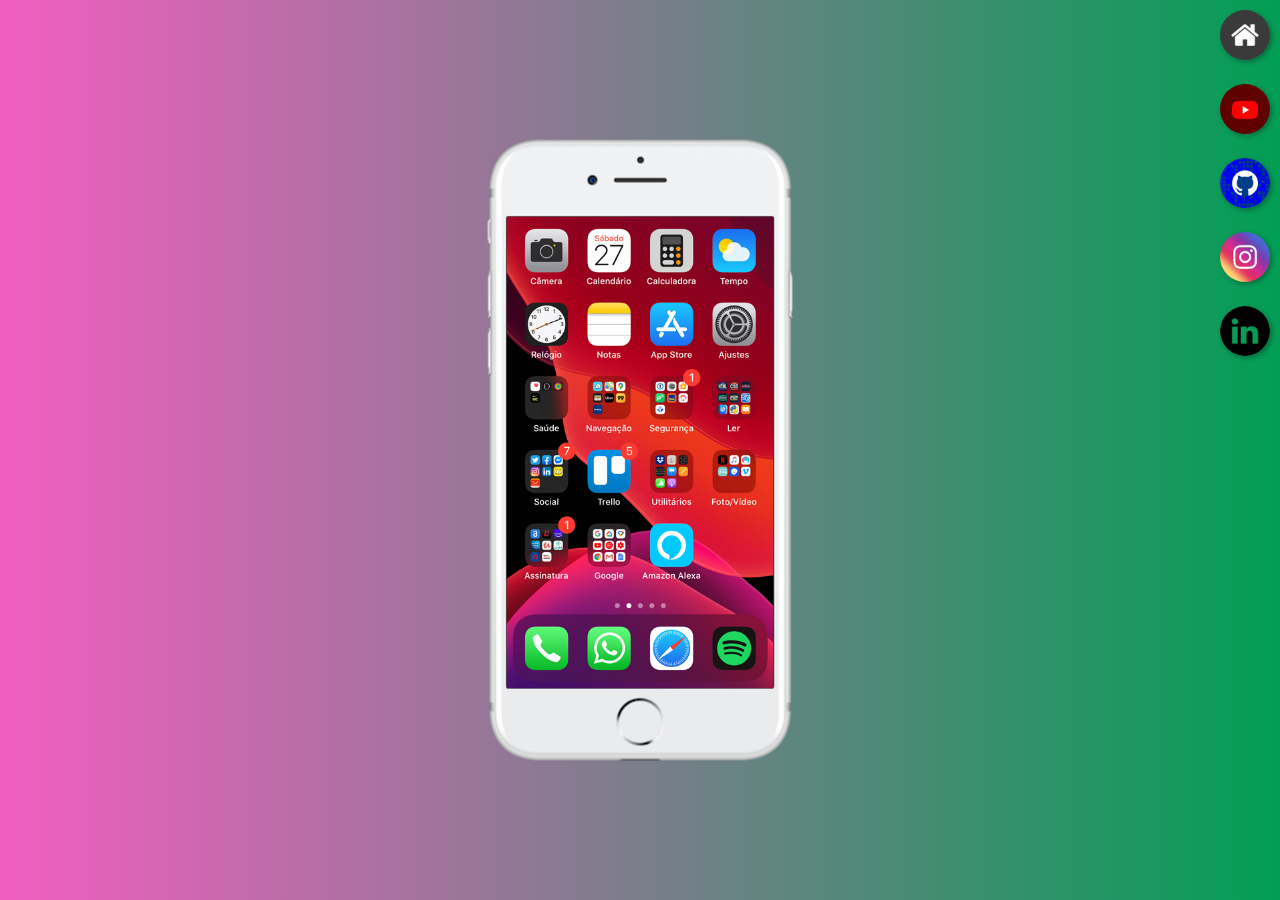
<file: index.html>
<!DOCTYPE html>
<html lang="pt-br">
<head>
    <meta charset="UTF-8">
    <meta http-equiv="X-UA-Compatible" content="IE=edge">
    <meta name="viewport" content="width=device-width, initial-scale=1.0">
    <title>Projeto Redes Sociais</title>
    <link rel="shortcut icon" href="favicon.ico" type="image/x-icon">
    <link rel="stylesheet" href="estilos/style.css">
</head>
<body>
    <main>
        <section id="telefone">
            <iframe src="paginas/home.html" name="tela" id="tela" frameborder="0">
                Seu navegador não é compatível com isso.
            </iframe>
        </section>
        
        <section id="redes-sociais">
            <a href="paginas/home.html" target="tela"><img src="imagens/logo-home.jpg" alt=""></a><br>
            <a href="paginas/youtube.html" target="tela"><img src="imagens/logo-youtube.jpg" alt=""></a><br>
            <a href="paginas/git-hub.html" target="tela"><img src="imagens/logo-github-azul.jpg" alt=""></a><br>
            <a href="paginas/tela-instagram.html" target="tela"><img src="imagens/logo-instagram.jpg" alt=""></a> <br>
            <a href="paginas/linkedin.html" target="tela"><img src="imagens/logo-linkedin-black.png" alt=""></a>
        </section>
    </main>
    
</body>
</html>
</file>
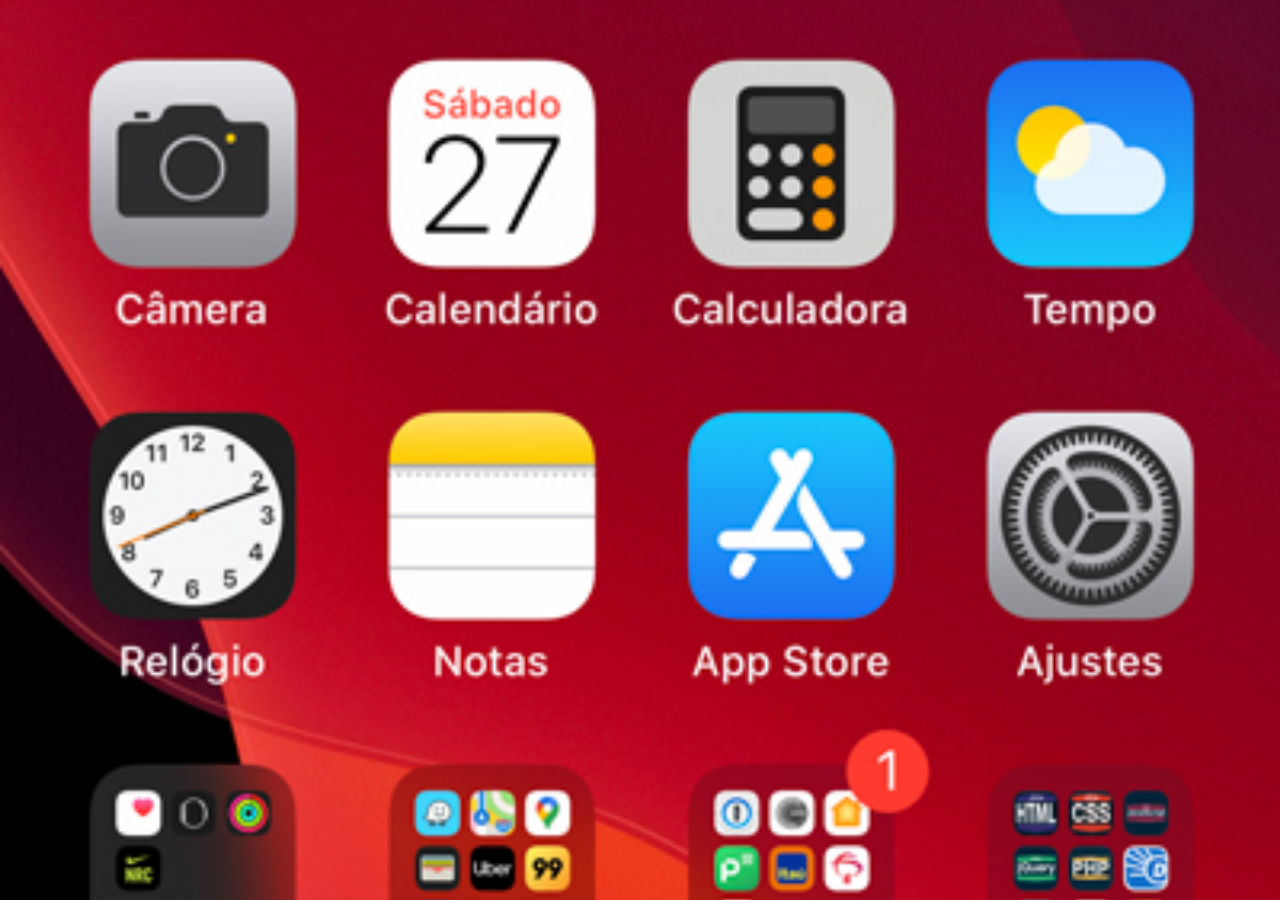
<file: home.html>
<!DOCTYPE html>
<html lang="pt-br">
<head>
    <meta charset="UTF-8">
    <meta http-equiv="X-UA-Compatible" content="IE=edge">
    <meta name="viewport" content="width=device-width, initial-scale=1.0">
    <title>Home</title>
    <style>
        * {
            margin: 0;
            padding: 0;
        }

        body {
            width: 100vw;
            height: 100vh;
            background: black url('imagens/tela-home.jpg') no-repeat top center;   
            background-size: cover;
        }
    </style>
</head>
<body>
    
</body>
</html>
</file>
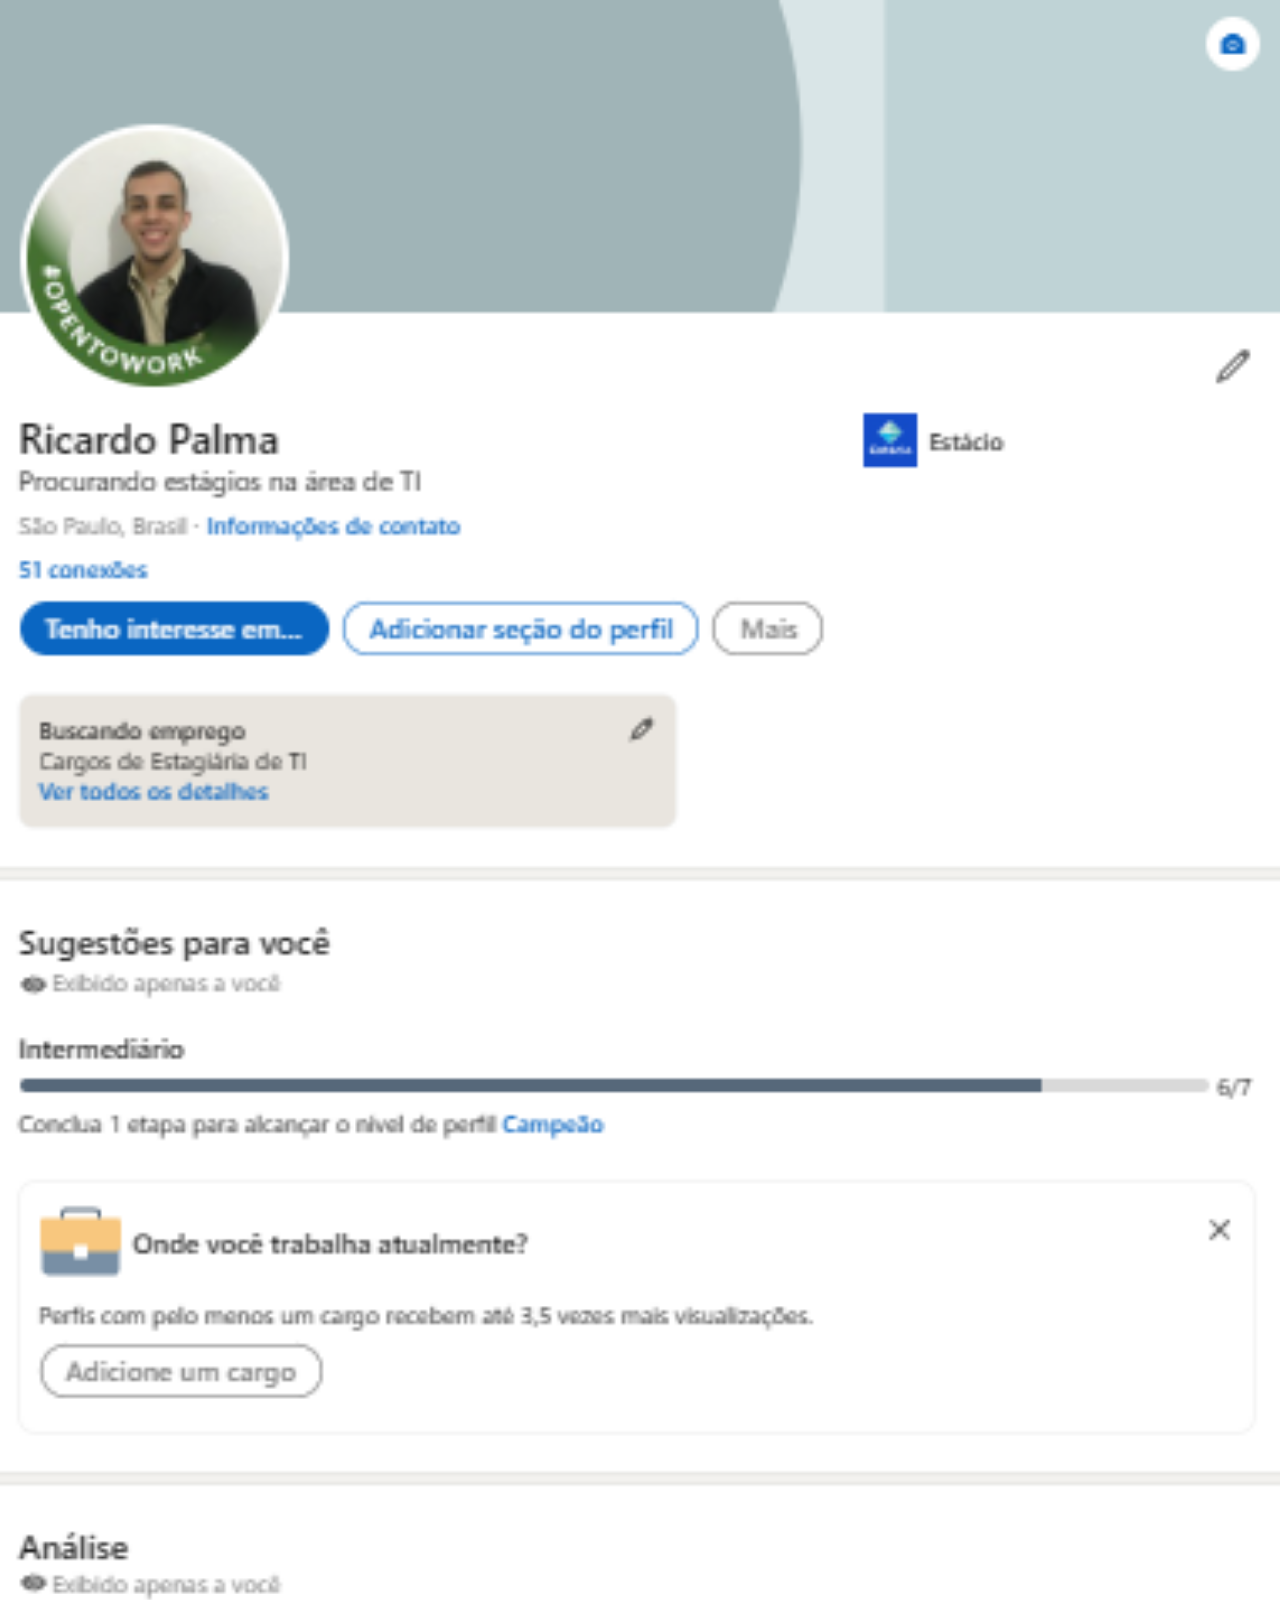
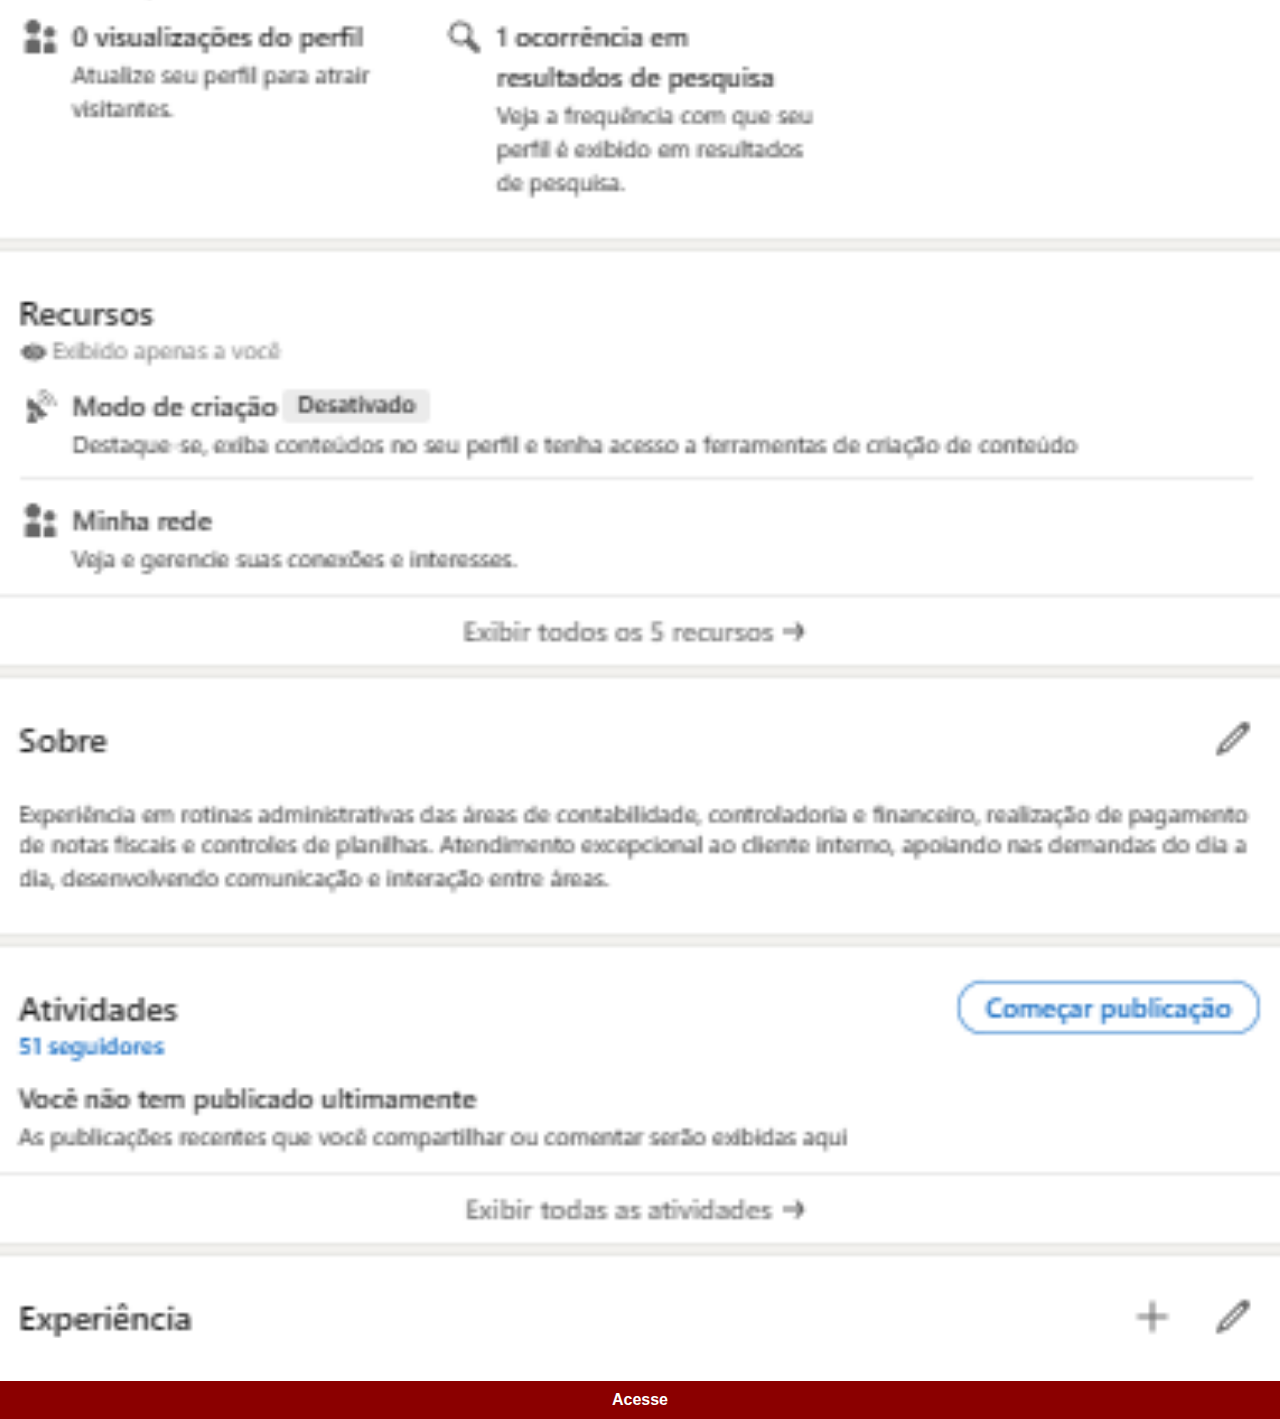
<file: linkedin.html>
<!DOCTYPE html>
<html lang="pt-br">
<head>
    <meta charset="UTF-8">
    <meta http-equiv="X-UA-Compatible" content="IE=edge">
    <meta name="viewport" content="width=device-width, initial-scale=1.0">
    <title>Document</title>
    <link rel="stylesheet" href="estilos/sociais.css">
</head>
<body>
    <img src="imagens/tela-linkedin.png" alt="Linkedin">
    <a href="https://www.linkedin.com/in/ricardo-palma1/" target="_blank">Acesse</a>
    
</body>
</html>
</file>
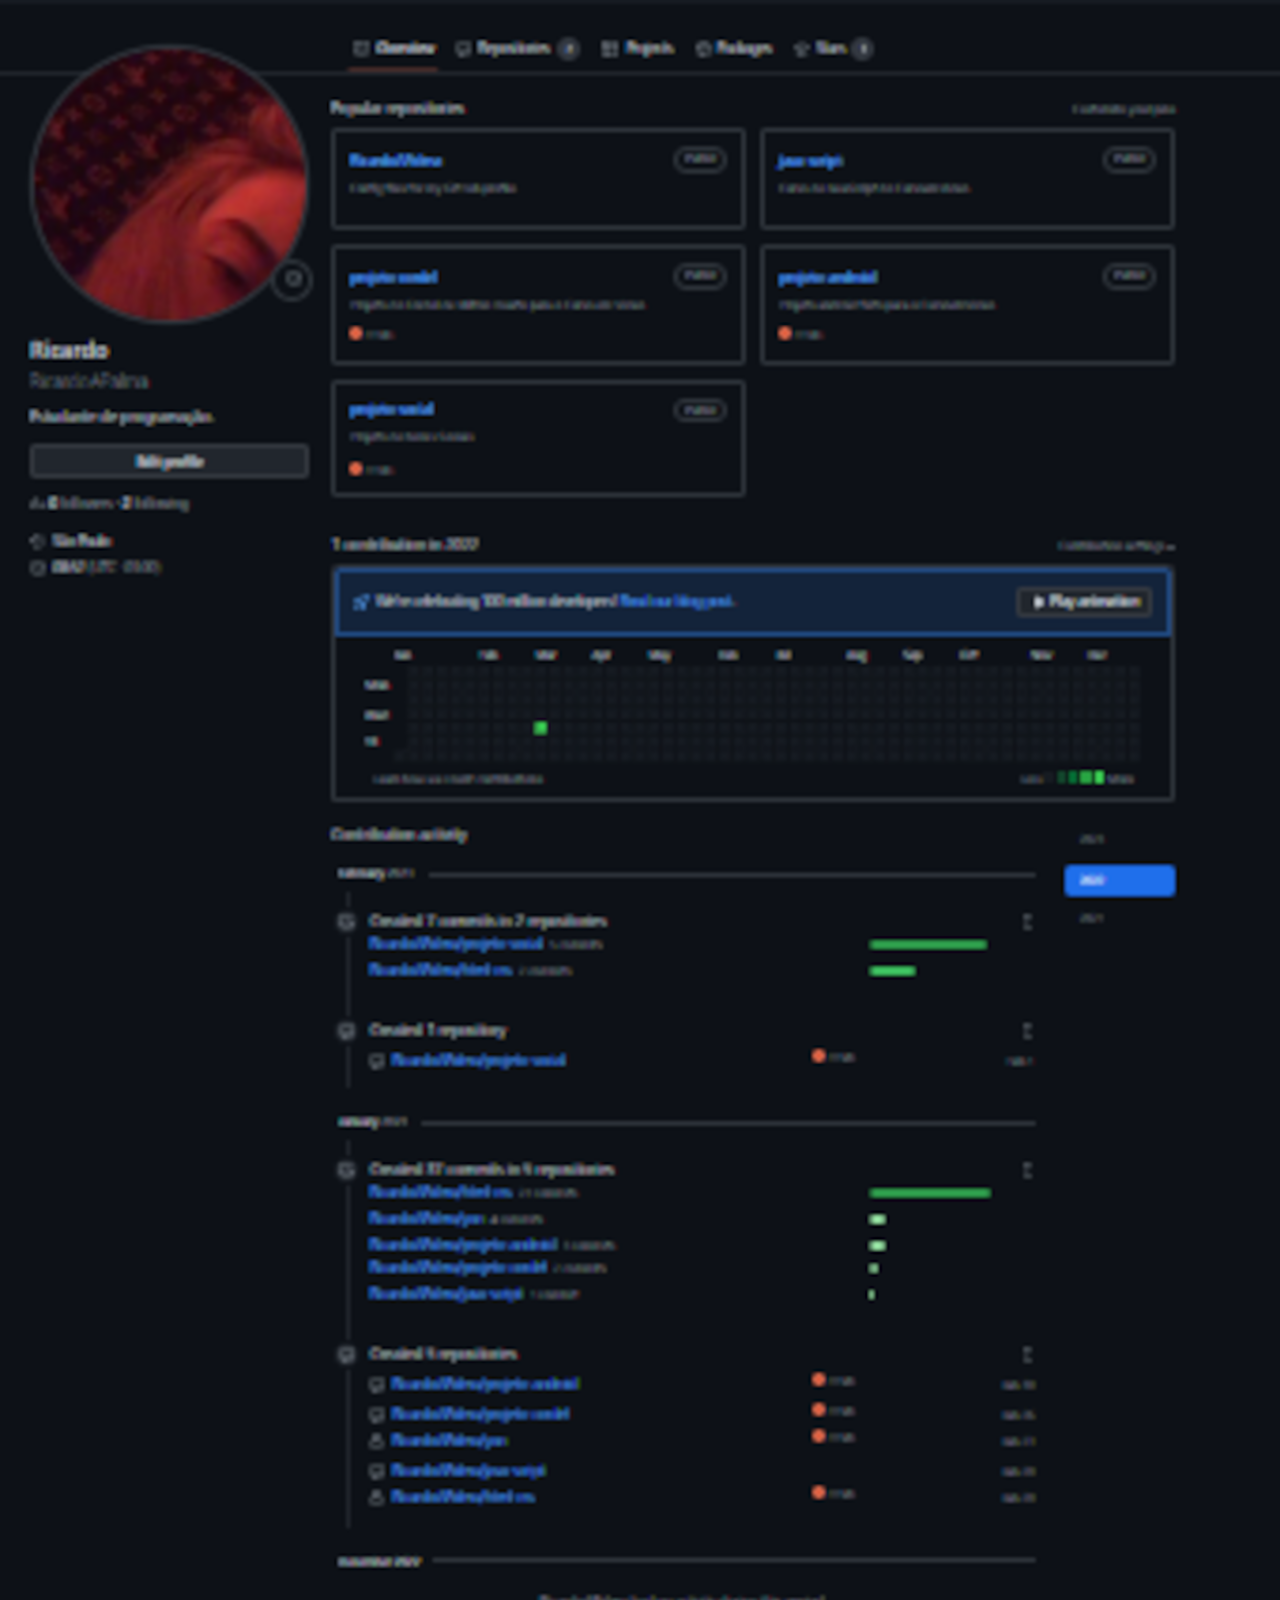
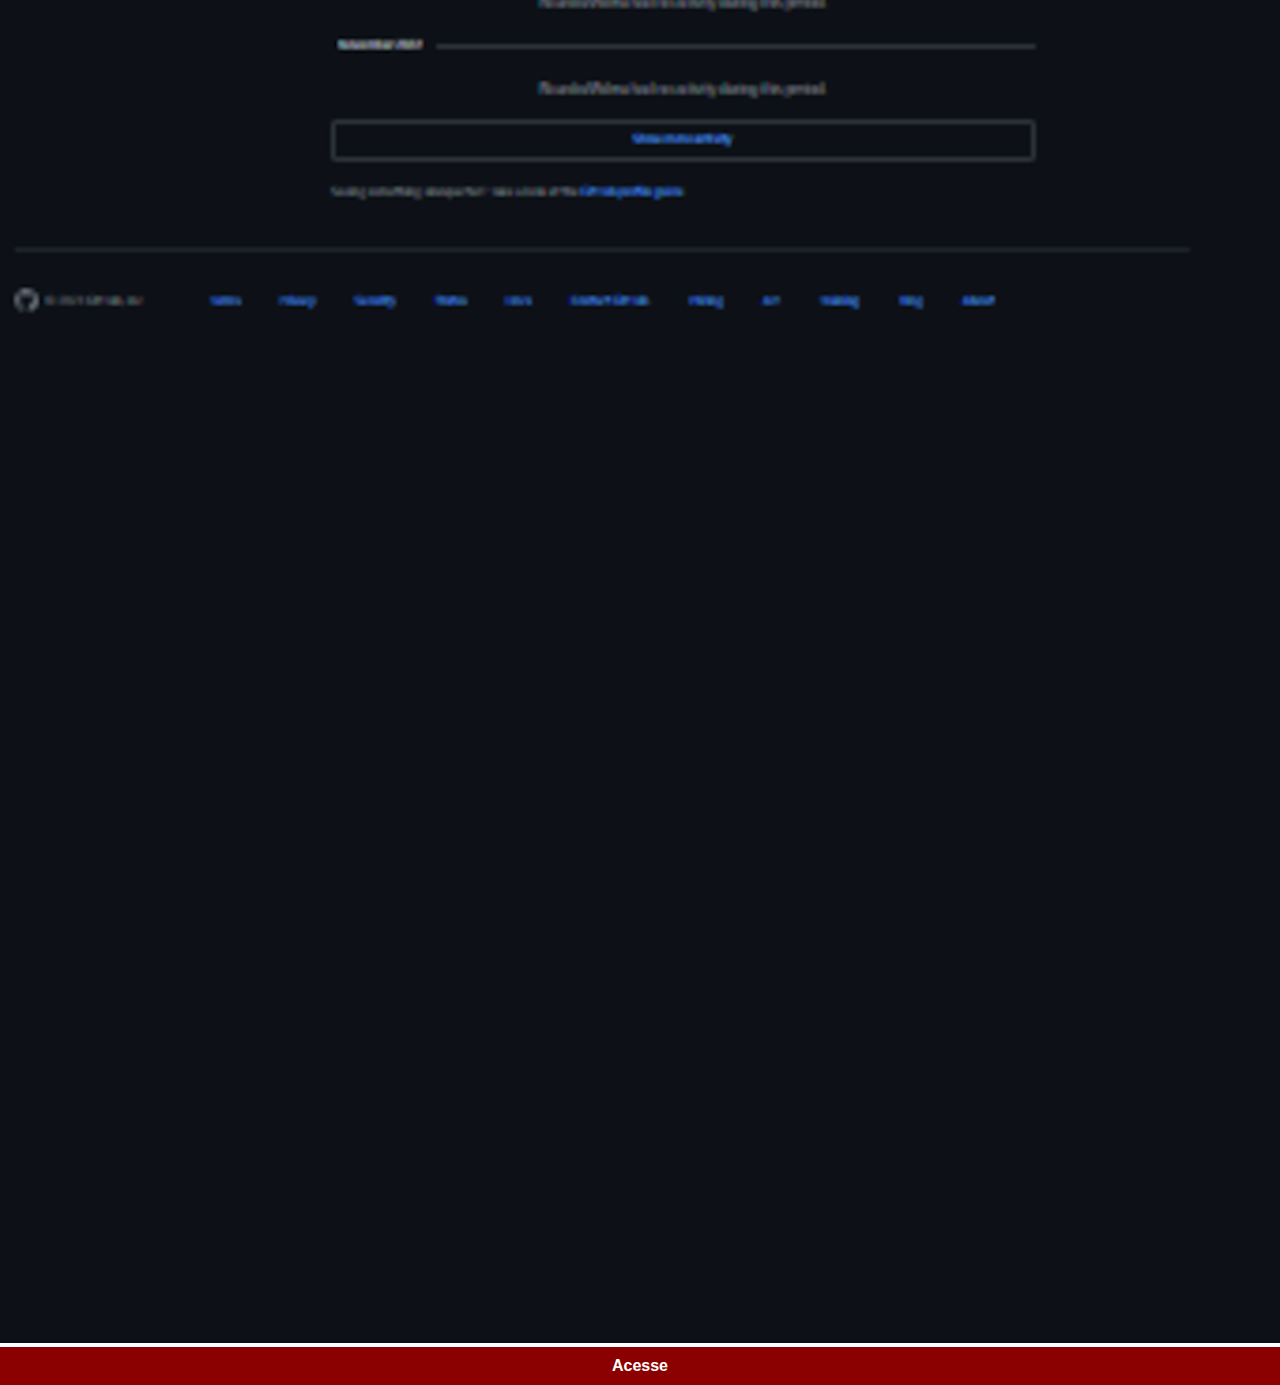
<file: paginas/git-hub.html>
<!DOCTYPE html>
<html lang="pt-br">
<head>
    <meta charset="UTF-8">
    <meta http-equiv="X-UA-Compatible" content="IE=edge">
    <meta name="viewport" content="width=device-width, initial-scale=1.0">
    <link rel="stylesheet" href="../estilos/sociais.css">
    <title>Document</title>
</head>
<body>
    <img src="../imagens/tela-github.png" alt="Git-Hub">
    <a href="https://github.com/RicardoAPalma" target="_blank">Acesse</a>
    
</body>
</html>
</file>
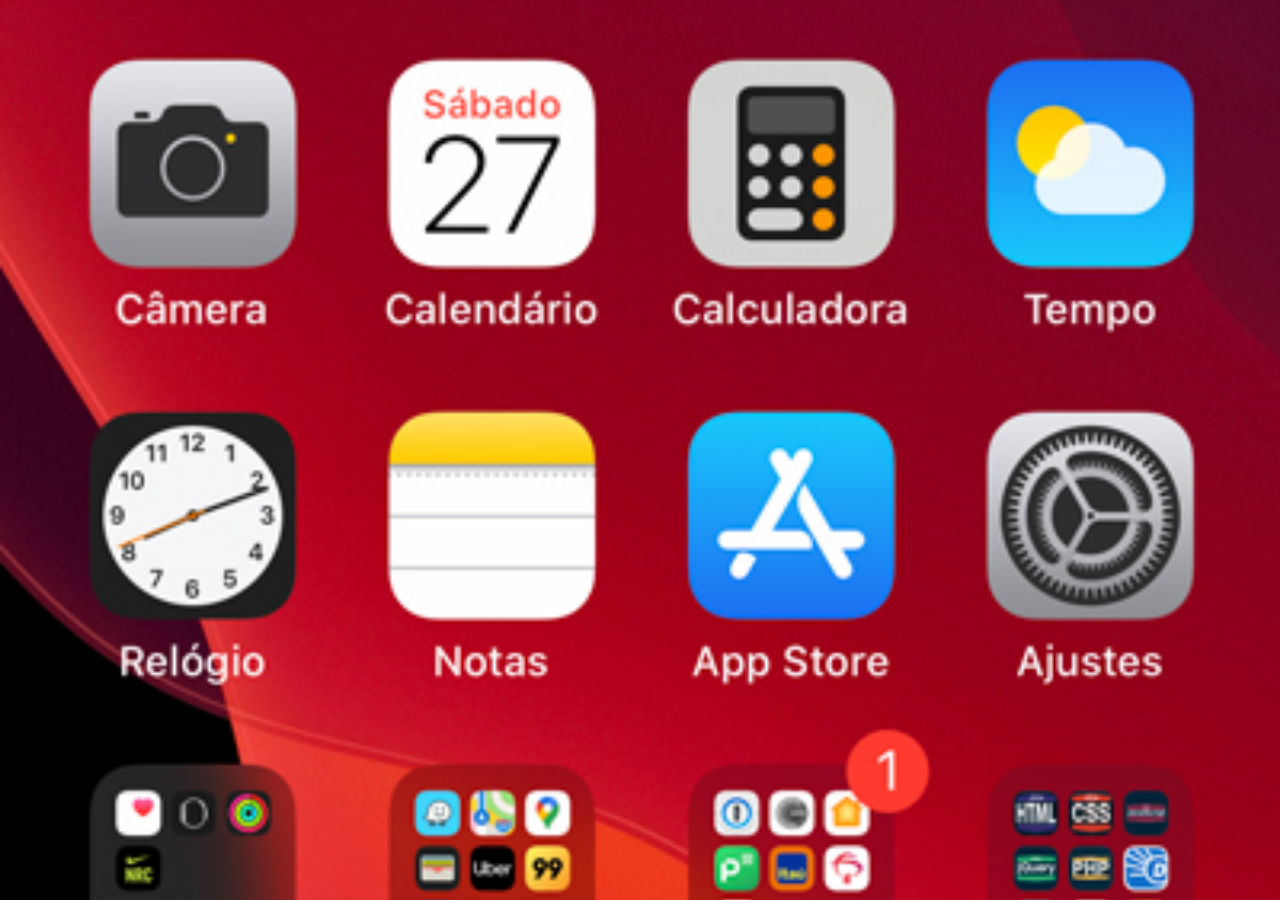
<file: paginas/home.html>
<!DOCTYPE html>
<html lang="pt-br">
<head>
    <meta charset="UTF-8">
    <meta http-equiv="X-UA-Compatible" content="IE=edge">
    <meta name="viewport" content="width=device-width, initial-scale=1.0">
    <title>Home</title>
    <style>
        * {
            margin: 0;
            padding: 0;
        }

        body {
            width: 100vw;
            height: 100vh;
            background: black url('../imagens/tela-home.jpg') no-repeat top center;   
            background-size: cover;
        }
    </style>
</head>
<body>
    
</body>
</html>
</file>
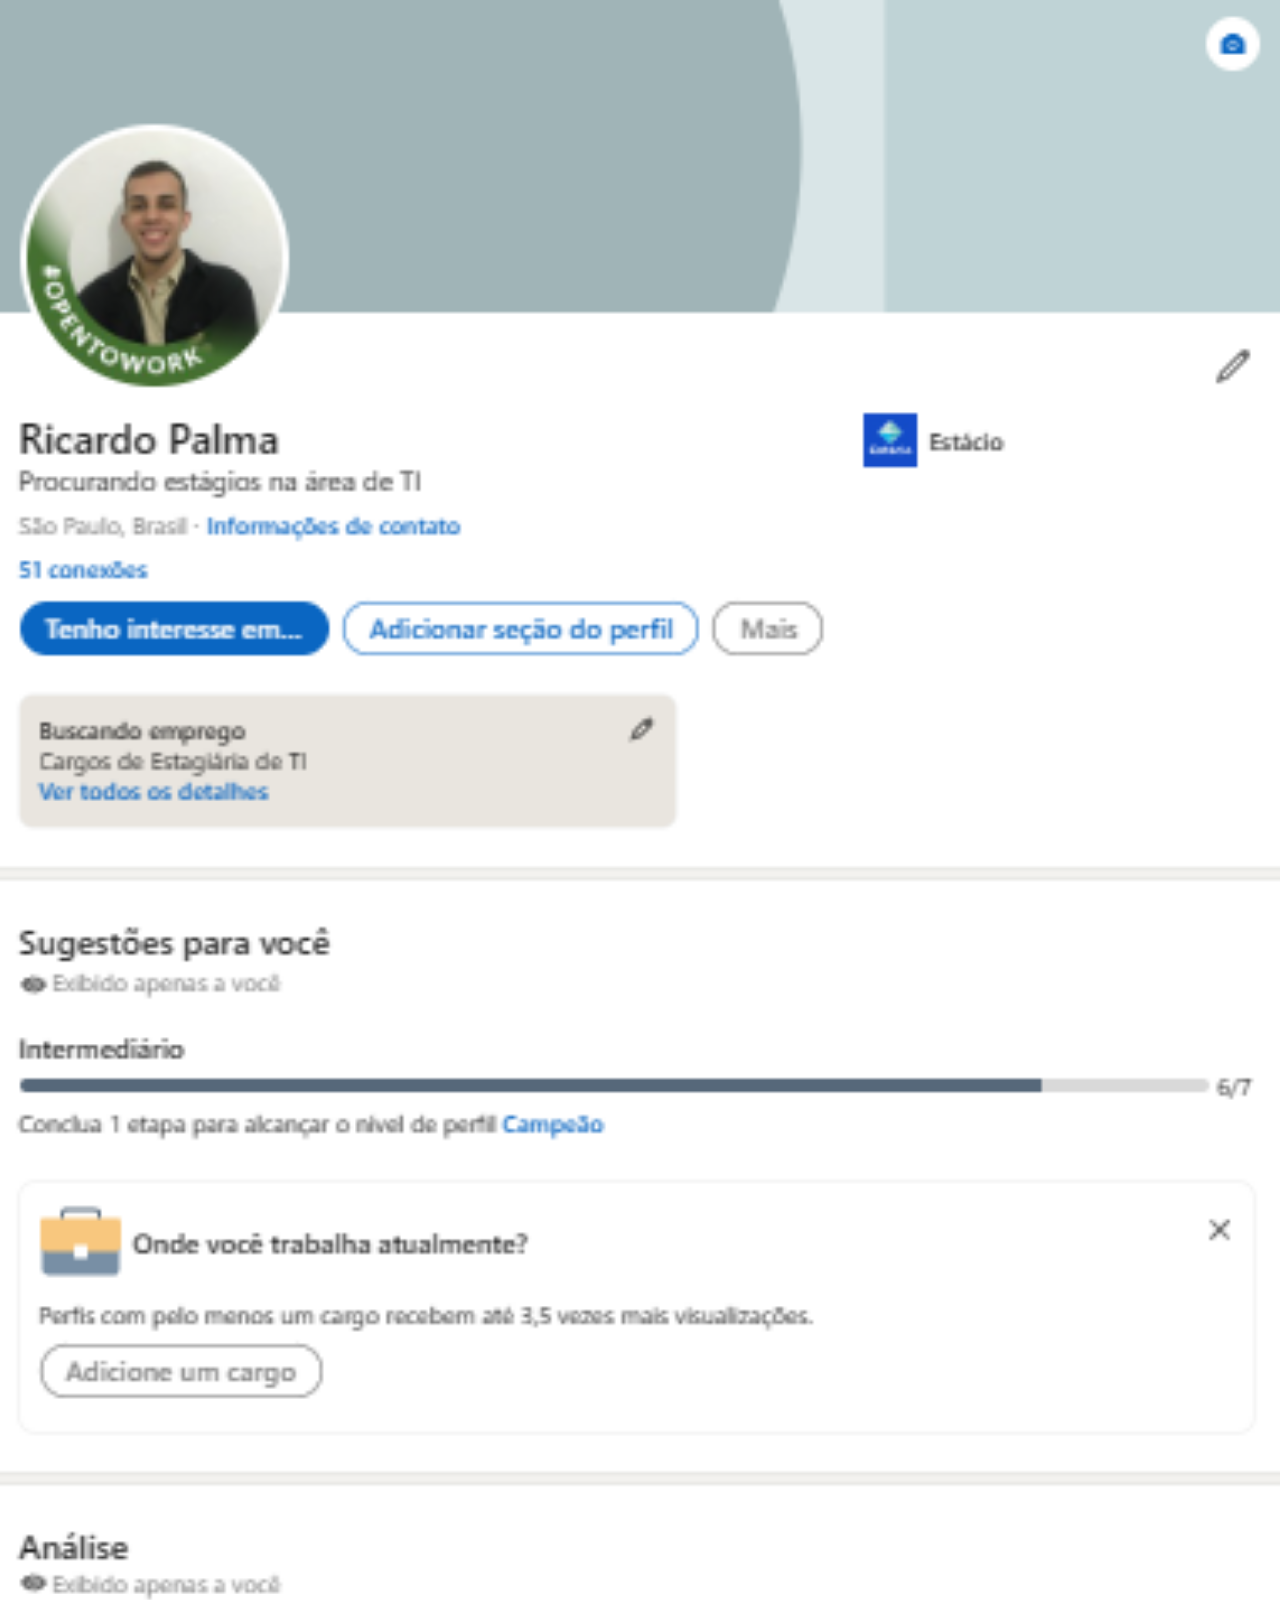
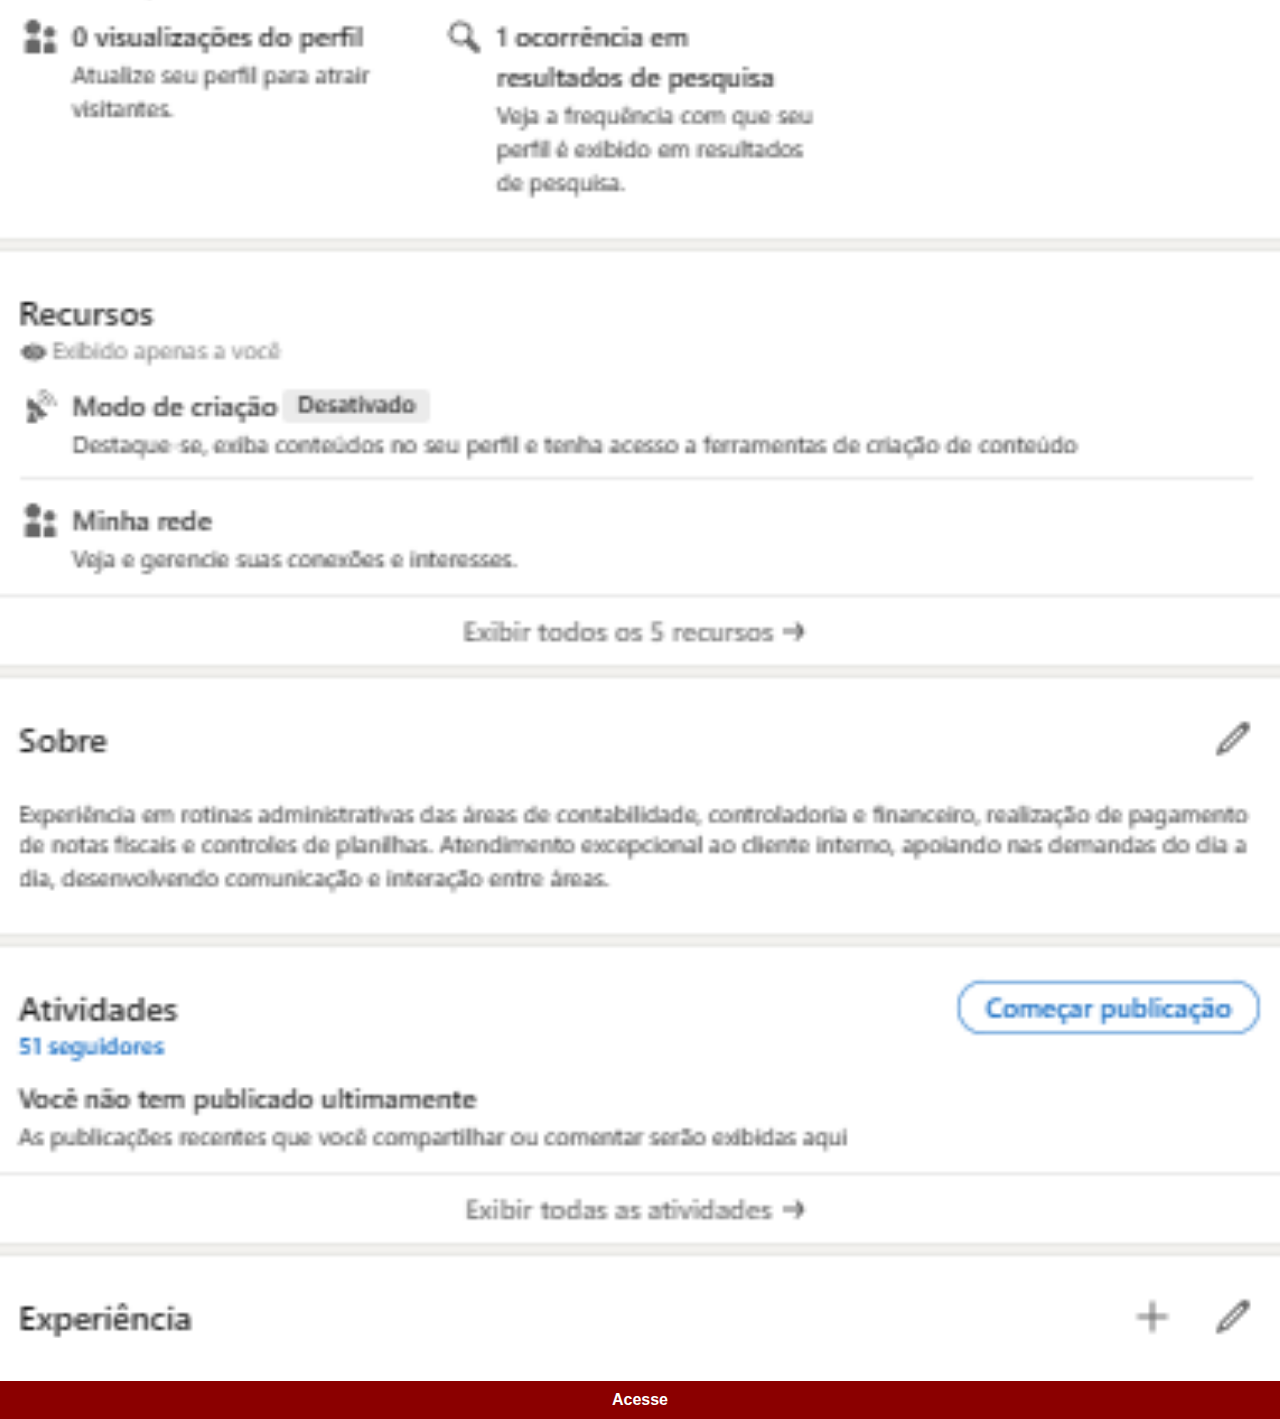
<file: paginas/linkedin.html>
<!DOCTYPE html>
<html lang="pt-br">
<head>
    <meta charset="UTF-8">
    <meta http-equiv="X-UA-Compatible" content="IE=edge">
    <meta name="viewport" content="width=device-width, initial-scale=1.0">
    <title>Document</title>
    <link rel="stylesheet" href="../estilos/sociais.css">
    <style>
       
    </style>
    
</head>
<body>
    <img src="../imagens/tela-linkedin.png" alt="Linkdin">
    <a href="https://www.linkedin.com/in/ricardo-palma1/" target="_blank">Acesse</a>
    
</body>
</html>
</file>
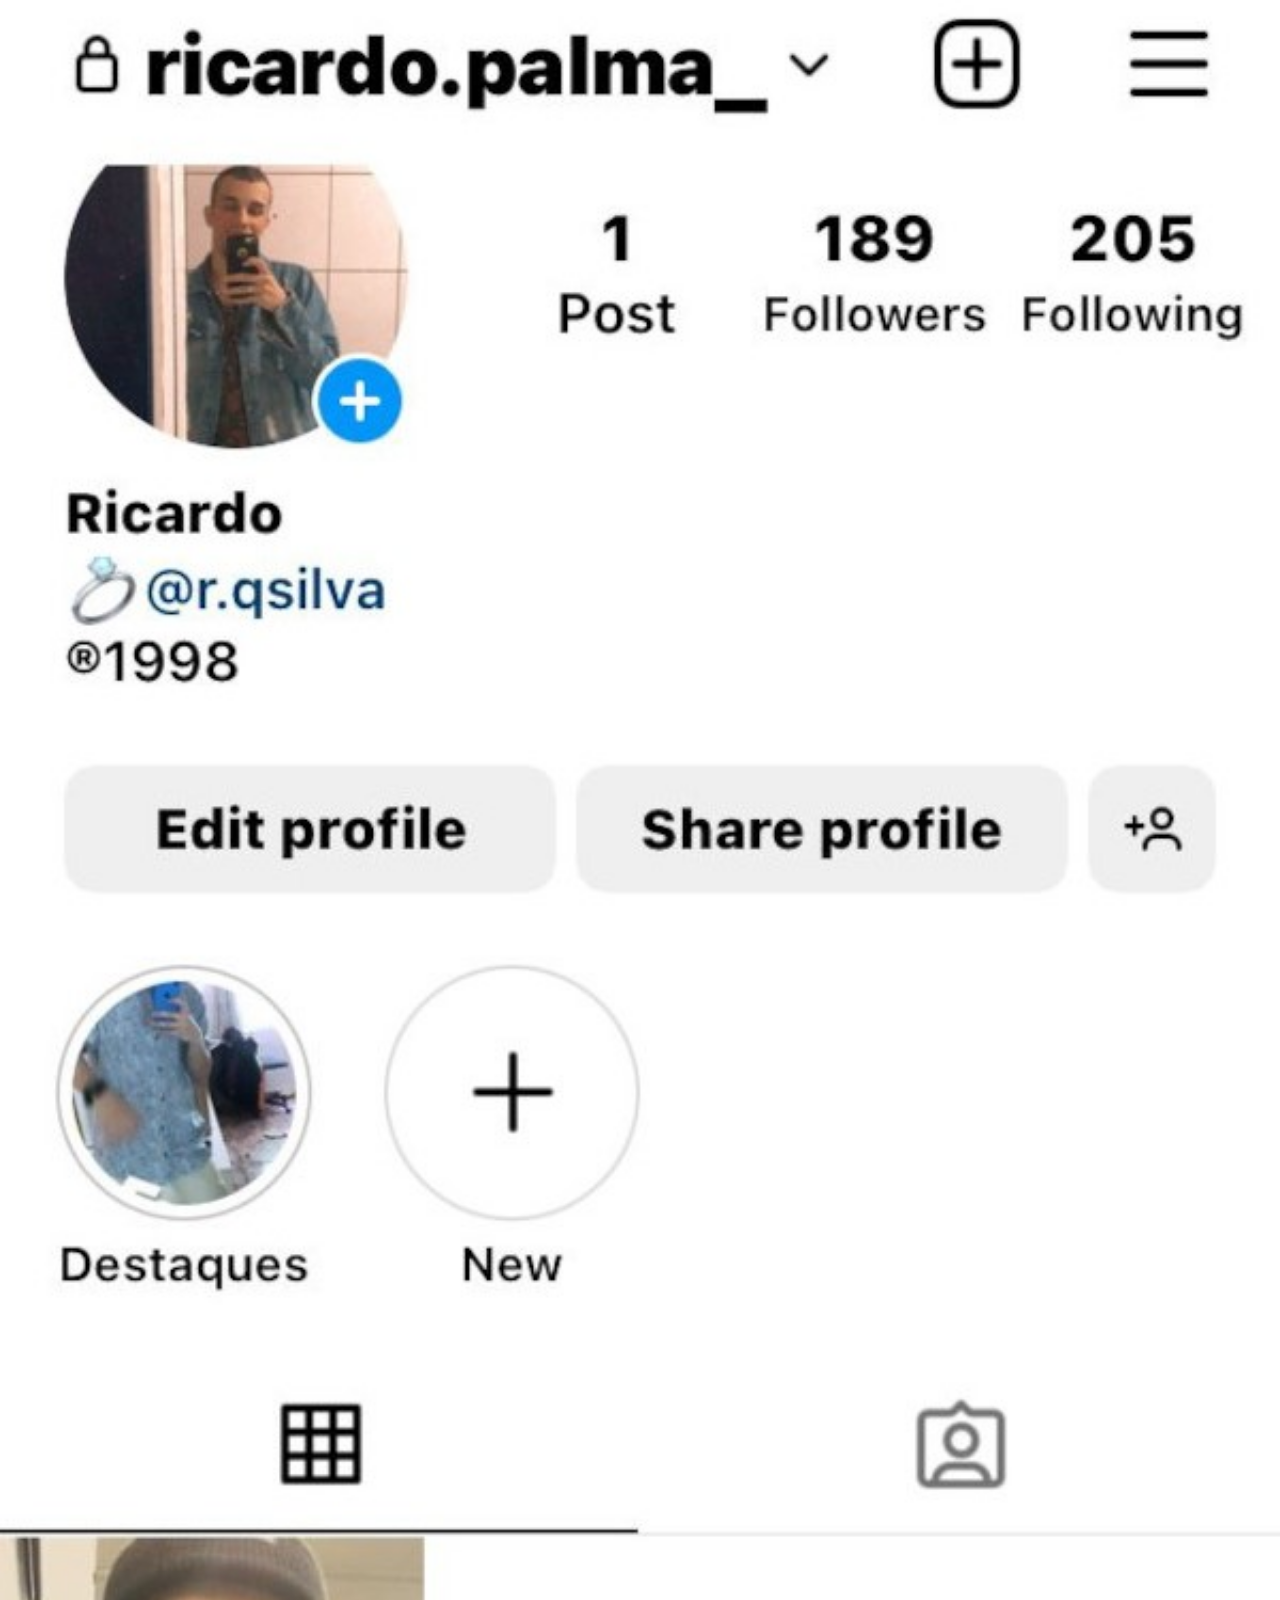
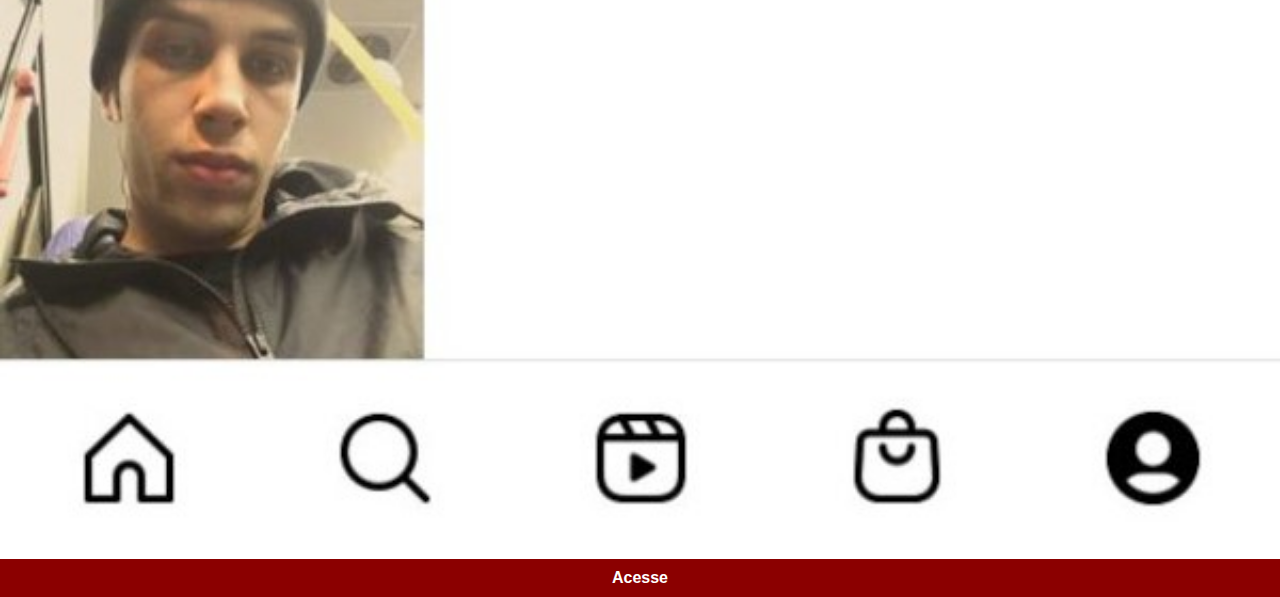
<file: paginas/tela-instagram.html>
<!DOCTYPE html>
<html lang="pt-br">
<head>
    <meta charset="UTF-8">
    <meta http-equiv="X-UA-Compatible" content="IE=edge">
    <meta name="viewport" content="width=device-width, initial-scale=1.0">
    <title>Document</title>
    <link rel="stylesheet" href="../estilos/sociais.css">
</head>
<body>
    <img src="../imagens/tela-instagram.jpg" alt="Instagram">
    <a href="https://www.instagram.com/ricardo.palma_/" target="_blank">Acesse</a>
</body>
</html>
</file>
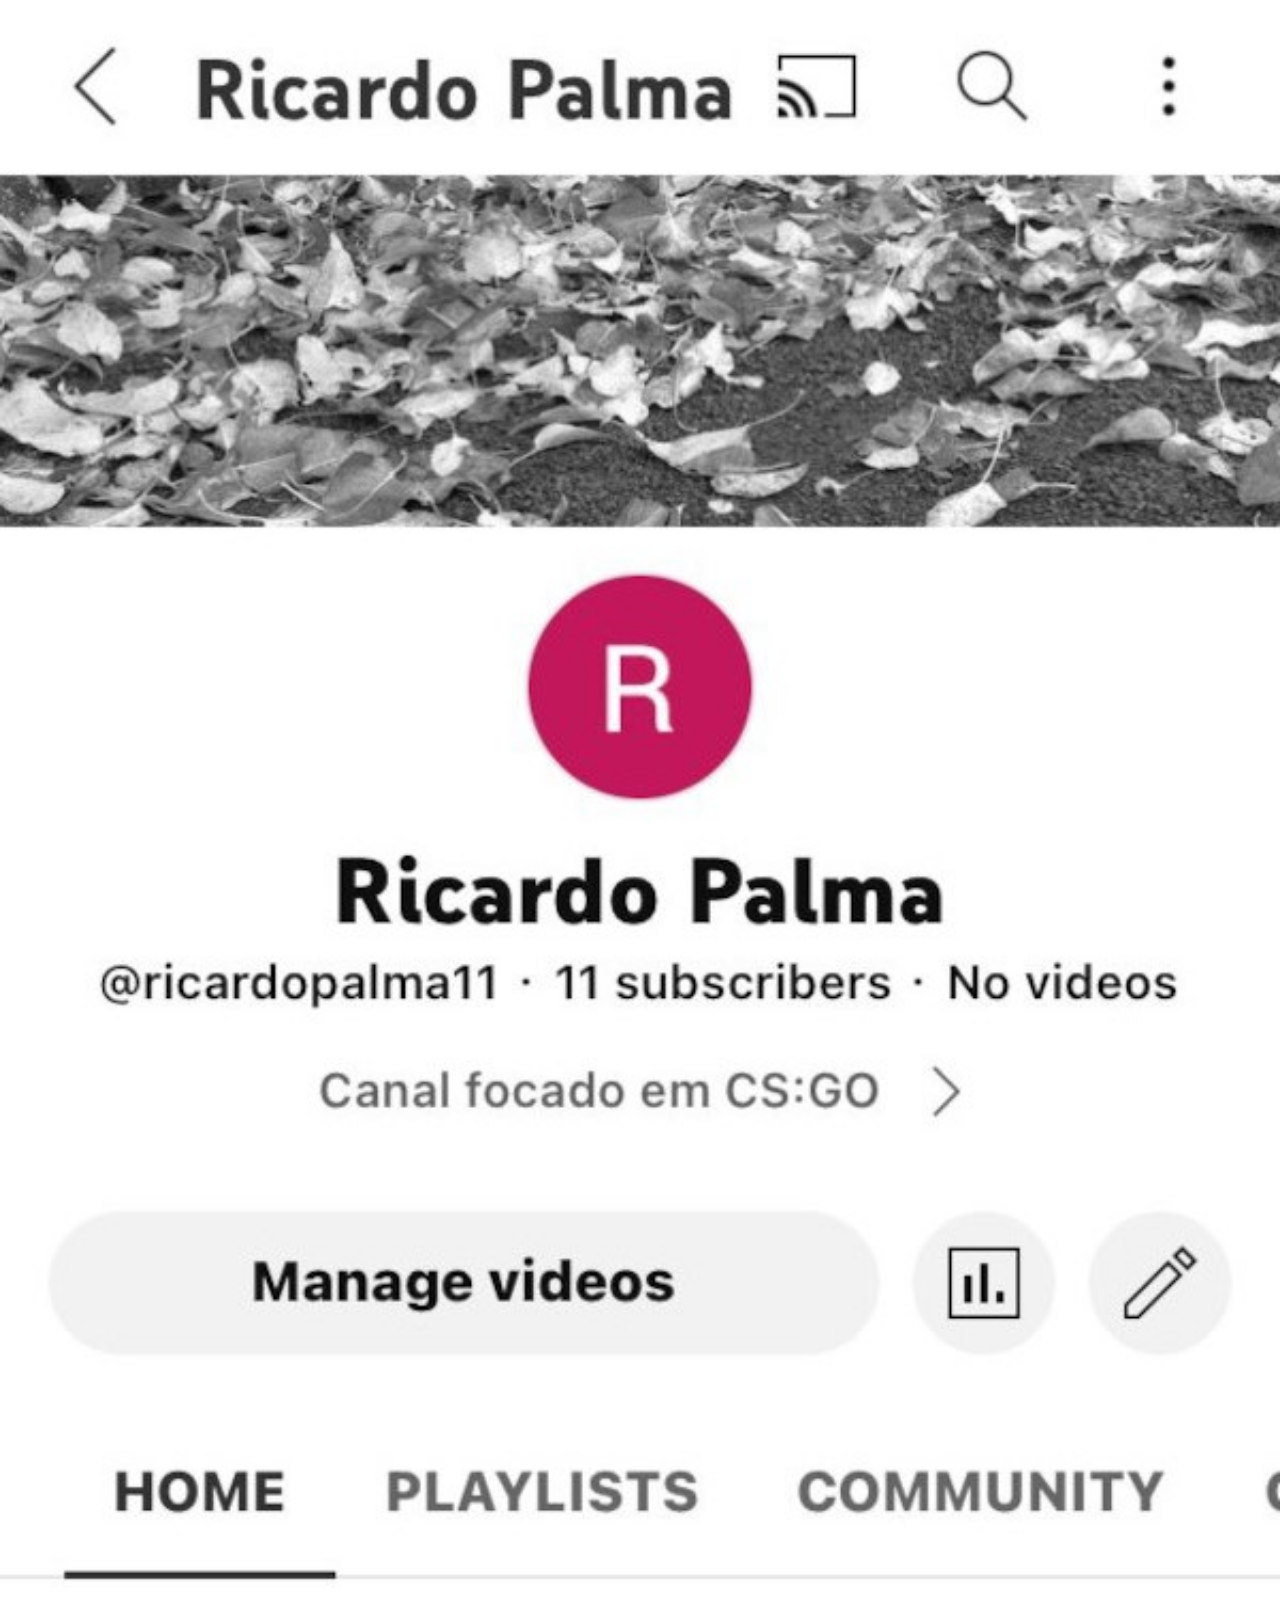
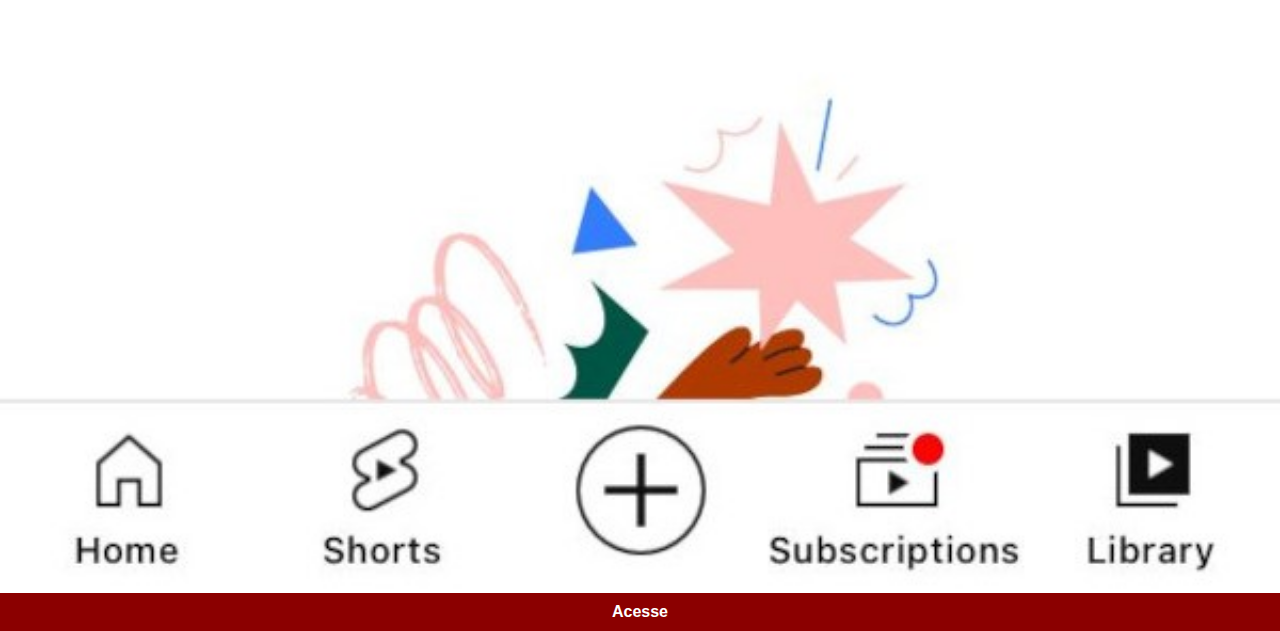
<file: paginas/youtube.html>
<!DOCTYPE html>
<html lang="pt-br">
<head>
    <meta charset="UTF-8">
    <meta http-equiv="X-UA-Compatible" content="IE=edge">
    <meta name="viewport" content="width=device-width, initial-scale=1.0">
    <title>Document</title>
    <link rel="stylesheet" href="../estilos/sociais.css">
</head>
<body>
    <img src="../imagens/tela-youtube.jpg" alt="Youtube">
    <a href="https://www.youtube.com/channel/UCUtY8KnTME2UxGEXoSy-Ehg" target="_blank">Acesse</a>
    
</body>
</html>
</file>
<file: estilos/style.css>
@charset "UTF-8";

*{
    margin: 0px;
    padding: 0px;

    font-family: Arial, Helvetica, sans-serif;
}


html, body {
    height: 100vh;
    width: 100vw;
    background-color: black;
}



body {
    background-image:linear-gradient(to right, rgb(243, 94, 193), rgb(2, 158, 85));
    background-size: cover;
    background-attachment: fixed;
}

main {
    height: 100vh;
    position: relative;

}

section#telefone {
    height: 627px;
    width: 311px;
    background: url('../imagens/frame-iphone.png');
    background-repeat: no-repeat;
    position:   absolute;
    top: 50%;
    left: 50%;
    transform: translate(-50% ,-50%);
}

iframe#tela {
    position: relative;
    top: 80px;
    left: 22px;
    width: 267px;
    height: 472px;
}

section#redes-sociais{
    text-align: right;
}


section#redes-sociais img{
    width: 50px;
    height: 50px;
    margin: 10px;
    border-radius: 50%;
    box-shadow: 2px 2px 5px rgba(0, 0, 0, 0.315);
    box-sizing: border-box;
}


section#redes-sociais img:hover {
    border: 2px solid rgba(255, 255, 255, 0.603);
    transform: translate(-3px, 3px);
    box-shadow: 5px 5px 10px rgba(0, 0, 0, 0.377);
    transition: transform 0.3s, border 1s;
}
</file>
<file: estilos/sociais.css>
@charset "UTF-8";

*{
    margin: 0px;
    padding: 0px;
    font-family: Arial, Helvetica, sans-serif;
}

::-webkit-scrollbar {
    width: 0px;
    height: 0px;
} 

/* Comando para esconder a barra de rolagem*/


img {
    width: 100vw; 
  
}

a {
    display: block;
    background-color: darkred;
    padding: 10px;
    margin: 0px;
    text-align: center;
    font-weight: bolder;
    text-decoration: none;
    color: white;
}

a:hover {
    background-color: red;
}
</file>
